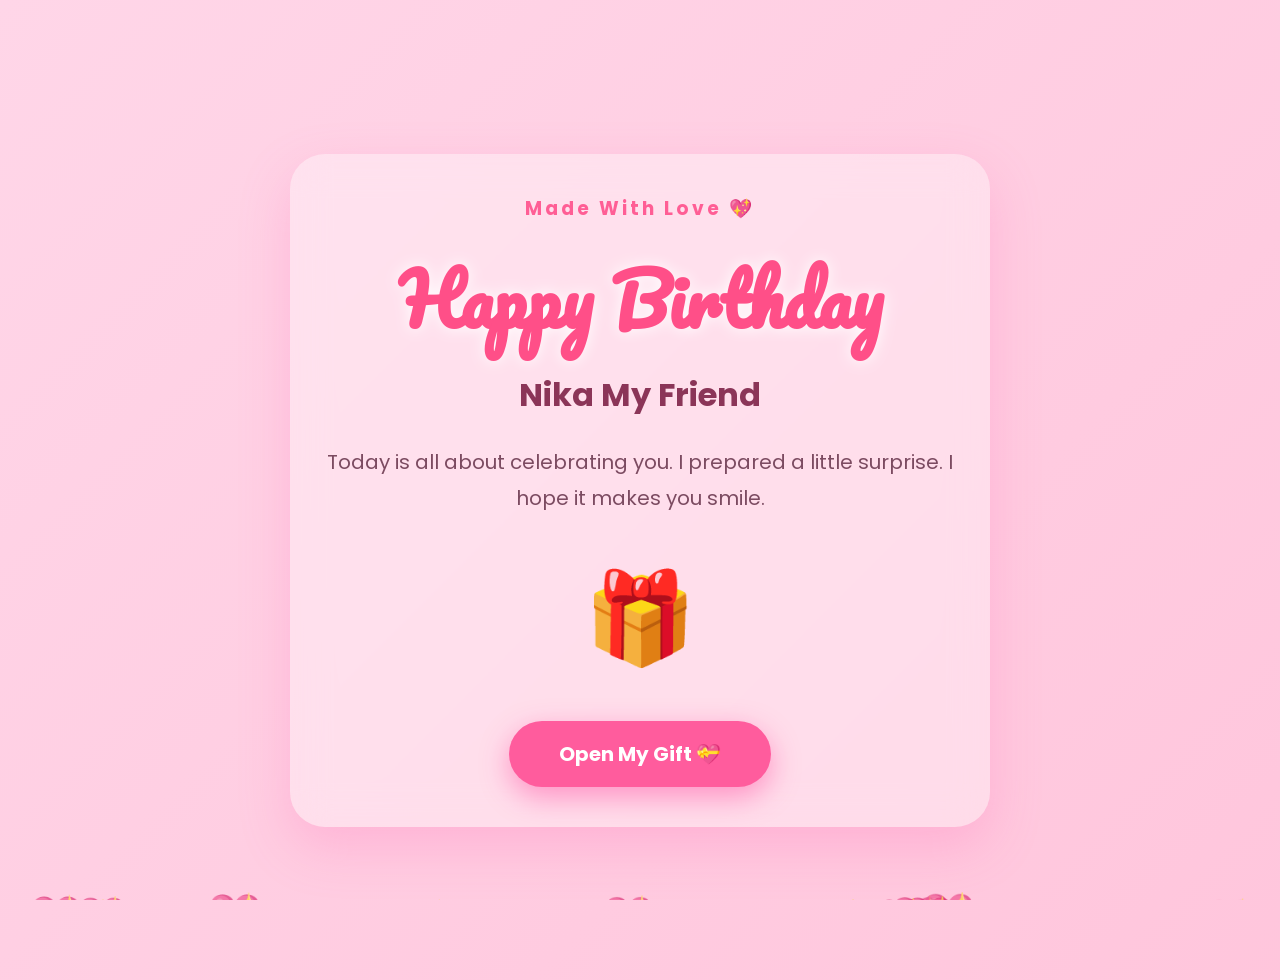
<file: index.html>
<!DOCTYPE html>
<html lang="en">

<head>

<meta charset="UTF-8">
<meta name="viewport" content="width=device-width, initial-scale=1.0">

<title>Happy Birthday ❤️</title>

<link rel="preconnect" href="https://fonts.googleapis.com">
<link rel="preconnect" href="https://fonts.gstatic.com" crossorigin>

<link href="https://fonts.googleapis.com/css2?family=Poppins:wght@300;400;600;700&family=Pacifico&display=swap" rel="stylesheet">

<link rel="stylesheet" href="style.css">

</head>

<body class="home">

<div id="hearts"></div>
<div id="petals"></div>

<div class="container">

<div class="glass">

<h3>Made With Love 💖</h3>

<h1>Happy Birthday</h1>

<h2>Nika My Friend</h2>

<p>

Today is all about celebrating you.

I prepared a little surprise.

I hope it makes you smile.

</p>

<div class="gift">

🎁

</div>

<a href="message.html" class="btn">

Open My Gift 💝

</a>

</div>

</div>

<script src="script.js"></script>

</body>

</html>
</file>
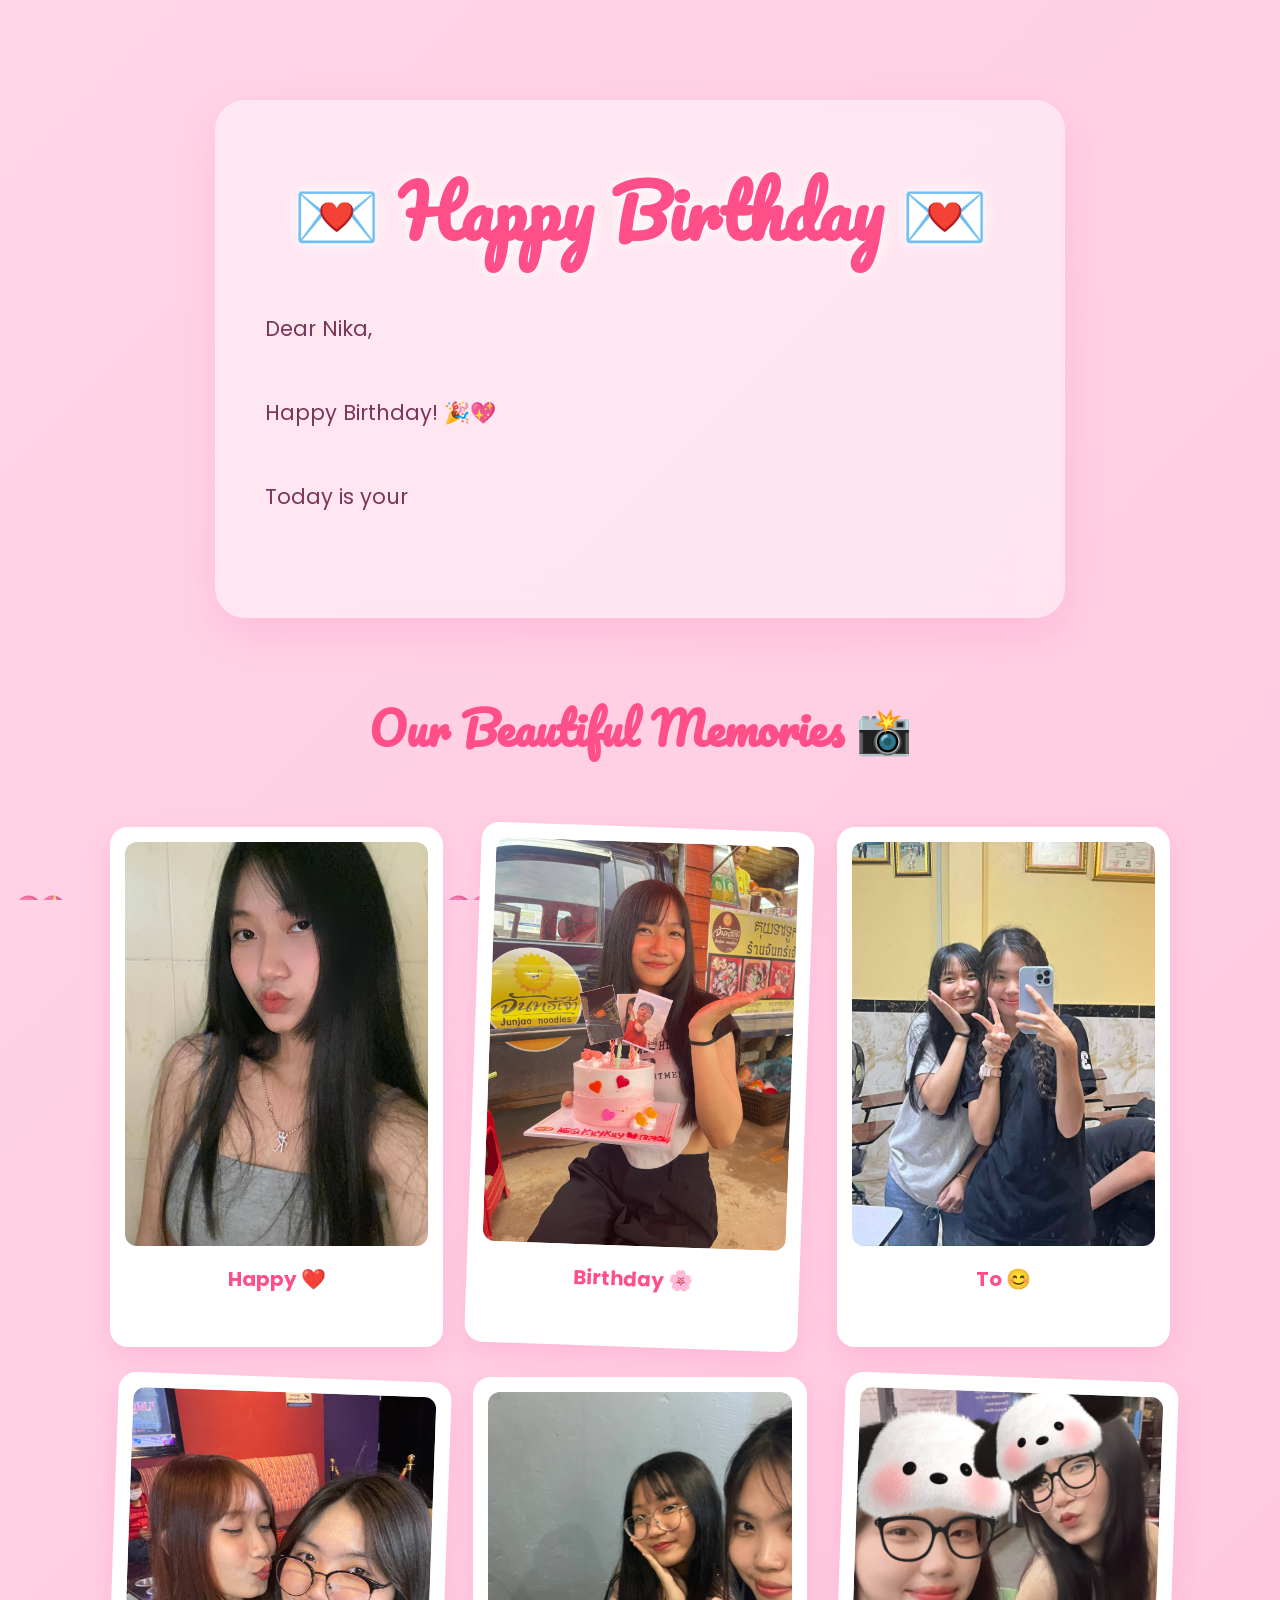
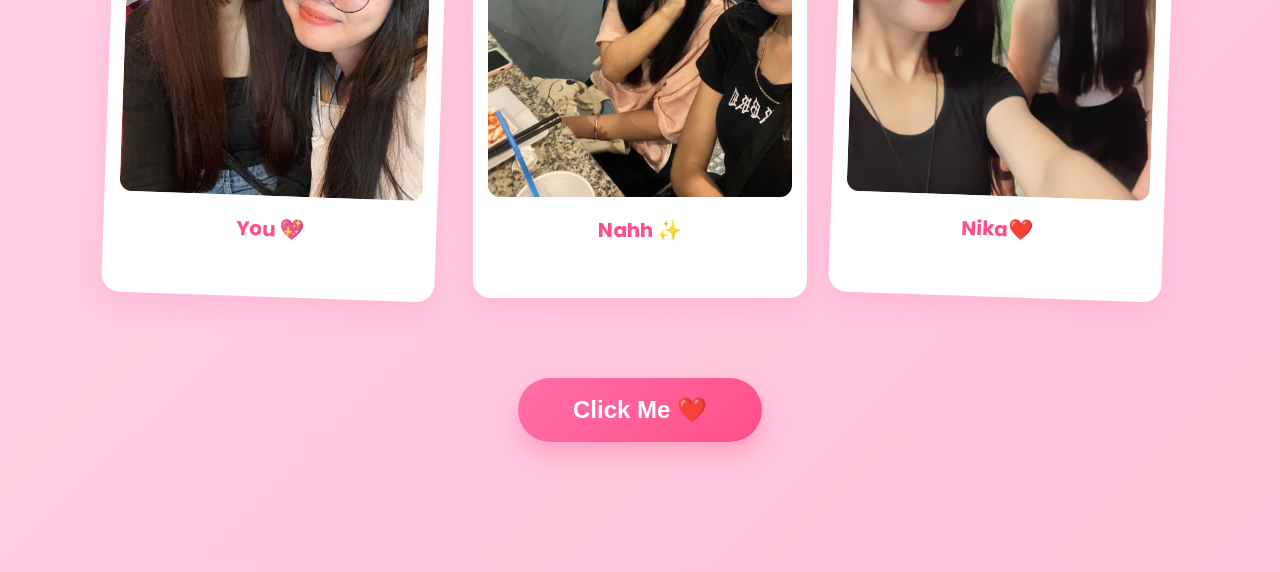
<file: message.html>
<!DOCTYPE html>
<html lang="en">
<head>

<meta charset="UTF-8">
<meta name="viewport" content="width=device-width, initial-scale=1.0">

<title>Happy Birthday ❤️</title>

<link rel="preconnect" href="https://fonts.googleapis.com">
<link rel="preconnect" href="https://fonts.gstatic.com" crossorigin>

<link href="https://fonts.googleapis.com/css2?family=Poppins:wght@300;400;600&family=Pacifico&display=swap" rel="stylesheet">

<link rel="stylesheet" href="style.css">

</head>

<body class="message-page">

<div id="hearts"></div>

<div class="letter">

<h1>💌 Happy Birthday 💌</h1>

<div id="typewriter"></div>

</div>

<h2 class="memory-title">Our Beautiful Memories 📸</h2>

<div class="gallery">

<div class="photo">
<img src="photo1.jpg">
<p>Happy ❤️</p>
</div>

<div class="photo">
<img src="photo2.jpg">
<p>Birthday 🌸</p>
</div>

<div class="photo">
<img src="photo3.jpg">
<p>To 😊</p>
</div>

<div class="photo">
<img src="photo4.jpg">
<p>You 💖</p>
</div>

<div class="photo">
<img src="photo5.jpg">
<p>Nahh ✨</p>
</div>

<div class="photo">
<img src="photo6.jpg">
<p>Nika❤️</p>
</div>

<!-- </div>
<div class="photo">
    <img src="photo7.jpg" alt="Memory 7">
    <p>Sweet Moments 💕</p>
</div>

<div class="photo">
    <img src="photo8.jpg" alt="Memory 8">
    <p>Crazy Together 😂</p>
</div>

<div class="photo">
    <img src="photo9.jpg" alt="Memory 9">
    <p>Forever Besties 🌷</p>
</div> -->

</div>

    <div class="center">
        <button id="celebrate">Click Me ❤️</button>

        <p id="finalMessage" class="hidden">
            🎉 Happyyyyyyyyy Birthdayyyyyyyyyyyyyyyy!
        </p>
    </div>

</div>
<script src="script.js"></script>

</body>
</html>
</file>
<file: style.css>
*{
margin:0;
padding:0;
box-sizing:border-box;
}

body{
    font-family:'Poppins',sans-serif;
    min-height:100vh;
    overflow-x:hidden;
    overflow-y:auto;
    background:linear-gradient(
        135deg,
        #ffd6e8,
        #ffc0d8,
        #ffe8f2,
        #ffcce5
    );
    background-size:400% 400%;
    animation:bg 12s infinite ease;
    position:relative;
}
@keyframes bg{

0%{background-position:0% 50%;}

50%{background-position:100% 50%;}

100%{background-position:0% 50%;}

}

.container{
    width:100%;
    min-height:100vh;
    display:flex;
    justify-content:center;
    align-items:center;
    padding:30px 20px;
}

.glass{

width:min(700px, 100%);
    padding:40px 25px;
background:rgba(255,255,255,.35);

backdrop-filter:blur(18px);

border-radius:35px;

box-shadow:0 20px 50px rgba(255,105,180,.25);

text-align:center;

animation:fade 2s;

}

@keyframes fade{

from{

opacity:0;

transform:translateY(40px);

}

to{

opacity:1;

transform:translateY(0);

}

}

h3{

color:#ff5e95;

letter-spacing:3px;

margin-bottom:15px;

}

h1{

font-family:'Pacifico',cursive;

font-size:70px;

color:#ff4f88;

margin-bottom:10px;

text-shadow:0 0 15px white;

}

h2{

font-size:32px;

margin-bottom:25px;

color:#8b3558;

}

p{

font-size:20px;

line-height:1.8;

color:#7c4b61;

margin-bottom:35px;

}

.gift{

font-size:90px;

animation:bounce 2s infinite;

margin-bottom:35px;

}

@keyframes bounce{

50%{

transform:translateY(-15px);

}

}

.btn{

display:inline-block;

padding:18px 50px;

background:#ff5c9d;

color:white;

text-decoration:none;

font-size:20px;

font-weight:bold;

border-radius:50px;

transition:.4s;

box-shadow:0 10px 30px rgba(255,0,120,.35);

}

.btn:hover{

transform:scale(1.08);

background:#ff2d7a;

box-shadow:0 15px 35px rgba(255,0,120,.45);

}

#hearts{
    position: fixed;
    inset: 0;
    width:100%;
    height:100%;
    pointer-events:none;
    overflow:hidden;
    z-index:0;
}

.heart{

position:absolute;

bottom:-50px;

font-size:25px;

animation:float linear infinite;

opacity:.7;

}

@keyframes float{

0%{

transform:translateY(0);

opacity:0;

}

20%{

opacity:1;

}

100%{

transform:translateY(-120vh);

opacity:0;

}

}
.message-page{

padding:60px 20px;

overflow-x:hidden;

overflow-y:auto;

display:block;

}

.letter{

max-width:850px;

margin:40px auto;

padding:50px;

background:rgba(255,255,255,.45);

backdrop-filter:blur(18px);

border-radius:30px;

box-shadow:0 15px 40px rgba(255,105,180,.2);

}

.letter h1{

text-align:center;

margin-bottom:35px;

}

#typewriter{

font-size:21px;

line-height:2;

color:#7a3558;

white-space:pre-line;

min-height:260px;

}

.memory-title{

text-align:center;

margin:70px 0 30px;

color:#ff4f88;

font-family:Pacifico,cursive;

font-size:45px;

}

.gallery{
    display:grid;
    grid-template-columns:repeat(auto-fit, minmax(250px, 1fr));
    gap:30px;
    max-width:1100px;
    margin:40px auto;
    padding:20px;
}
.photo{
    background: white;
    padding: 15px;
    border-radius: 18px;
    box-shadow: 0 10px 25px rgba(255,105,180,.2);
    transition: .3s;
}

.photo:hover{
    transform: translateY(-8px);
}

.photo:nth-child(even){

transform:rotate(2deg);

}

.photo:hover{

transform:scale(1.05) rotate(0);

}

.photo img{
    width:100%;
    aspect-ratio:3/4;
    object-fit:cover;
    border-radius:12px;
    display:block;
}

.photo p{

margin-top:15px;

text-align:center;

font-weight:bold;

color:#ff4f88;

}

.center{
    width: 100%;
    display: flex;
    flex-direction: column;
    align-items: center;
    justify-content: center;
    margin: 70px 0;
}

#celebrate{
    padding:18px 55px;
    font-size:24px;
    font-weight:600;
    color:white;
    background:linear-gradient(135deg,#ff6fa8,#ff4f88);
    border:none;
    border-radius:50px;
    cursor:pointer;
    box-shadow:0 12px 25px rgba(255,79,136,.35);
    transition:all .3s ease;
}

#celebrate:hover{
    transform:translateY(-5px) scale(1.05);
    box-shadow:0 18px 35px rgba(255,79,136,.45);
}

#celebrate:active{
    transform:scale(.98);
}
.hidden{
    display:none;
}

#finalMessage{

margin-top:40px;

padding:35px;

background:rgba(255,255,255,.65);

backdrop-filter:blur(15px);

border-radius:25px;

font-size:22px;

line-height:1.8;

color:#d63384;

animation:pop .8s ease;

box-shadow:0 15px 35px rgba(255,105,180,.3);

}

@keyframes pop{

0%{

transform:scale(.5);

opacity:0;

}

100%{

transform:scale(1);

opacity:1;

}

}
.container,
.letter,
.gallery,
.center{

    position:relative;
    z-index:2;

}
.content{
    max-width:1100px;
    margin:0 auto;
}

.center{
    width:100%;
    display:flex;
    flex-direction:column;
    justify-content:center;
    align-items:center;
    margin-top:60px;
}
.home{
    display:flex;
    justify-content:center;
    align-items:flex-start;
    padding:40px 20px;
}

@media (max-width:768px){

    h1{
        font-size:42px;
    }

    h2{
        font-size:24px;
    }

    p{
        font-size:17px;
    }

    .gift{
        font-size:70px;
    }

    .btn{
        font-size:18px;
        padding:15px 35px;
    }

}
@media (max-width:768px){

    .gallery{
        grid-template-columns:repeat(2,1fr);
        gap:15px;
    }

    .photo img{
        height:180px;
    }

}
</file>
